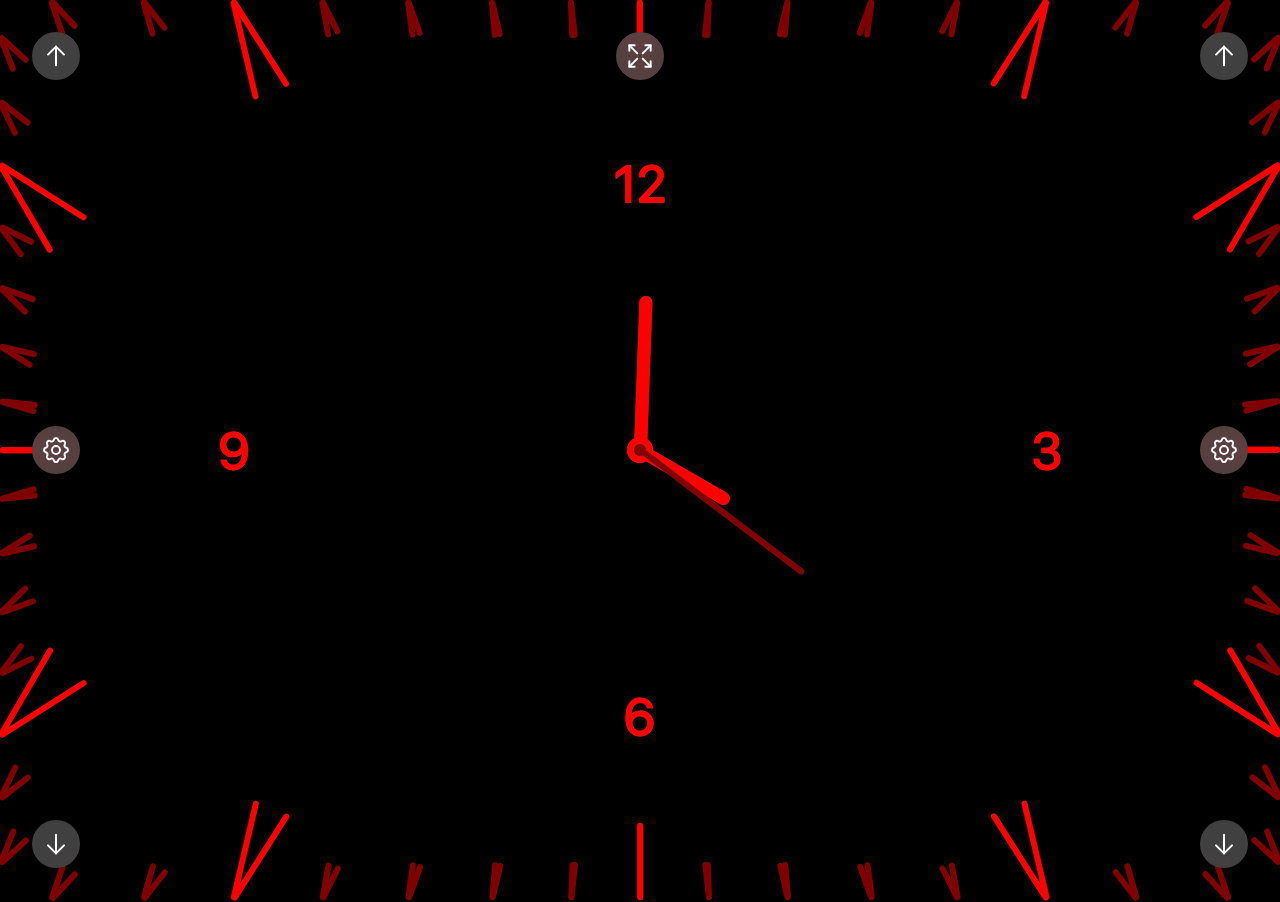
<file: index.html>
<!DOCTYPE html>
<html lang="en">
  <head>
    <meta charset="UTF-8" />
    <meta name="viewport" content="width=device-width, initial-scale=1.0" />
    <title>StandBy</title>

    <link rel="shortcut icon" type="image/png" href="Icons/StandBy.png" />
    <link rel="manifest" href="manifest.json" />
    <meta name="theme-color" content="transparent" />
    <meta name="description" content="An app to replicate Apple's StandBy feature." />
    <link rel="stylesheet" href="index.css" />

    <meta name="apple-mobile-web-app-capable" content="yes" />
    <meta name="apple-mobile-web-app-status-bar-style" content="black-translucent" />
  </head>
  <body>
    <div id="controls">
      <div id="left">
        <div class="glassy button top" id="leftNext">
          <svg
            xmlns="http://www.w3.org/2000/svg"
            viewBox="0 0 24 24"
            fill="none"
            stroke="currentColor"
            stroke-width="1.5"
            stroke-linecap="round"
            stroke-linejoin="round"
          >
            <path stroke="none" d="M0 0h24v24H0z" fill="none" />
            <path d="M12 5l0 14" />
            <path d="M18 11l-6 -6" />
            <path d="M6 11l6 -6" />
          </svg>
        </div>
        <div class="glassy button middle">
          <svg
            xmlns="http://www.w3.org/2000/svg"
            viewBox="0 0 24 24"
            fill="none"
            stroke="currentColor"
            stroke-width="1.5"
            stroke-linecap="round"
            stroke-linejoin="round"
          >
            <path stroke="none" d="M0 0h24v24H0z" fill="none" />
            <path
              d="M10.325 4.317c.426 -1.756 2.924 -1.756 3.35 0a1.724 1.724 0 0 0 2.573 1.066c1.543 -.94 3.31 .826 2.37 2.37a1.724 1.724 0 0 0 1.065 2.572c1.756 .426 1.756 2.924 0 3.35a1.724 1.724 0 0 0 -1.066 2.573c.94 1.543 -.826 3.31 -2.37 2.37a1.724 1.724 0 0 0 -2.572 1.065c-.426 1.756 -2.924 1.756 -3.35 0a1.724 1.724 0 0 0 -2.573 -1.066c-1.543 .94 -3.31 -.826 -2.37 -2.37a1.724 1.724 0 0 0 -1.065 -2.572c-1.756 -.426 -1.756 -2.924 0 -3.35a1.724 1.724 0 0 0 1.066 -2.573c-.94 -1.543 .826 -3.31 2.37 -2.37c1 .608 2.296 .07 2.572 -1.065"
            />
            <path d="M9 12a3 3 0 1 0 6 0a3 3 0 0 0 -6 0" />
          </svg>
        </div>
        <div class="glassy button bottom" id="leftPrevious">
          <svg
            xmlns="http://www.w3.org/2000/svg"
            viewBox="0 0 24 24"
            fill="none"
            stroke="currentColor"
            stroke-width="1.5"
            stroke-linecap="round"
            stroke-linejoin="round"
          >
            <path stroke="none" d="M0 0h24v24H0z" fill="none" />
            <path d="M12 5l0 14" />
            <path d="M18 13l-6 6" />
            <path d="M6 13l6 6" />
          </svg>
        </div>
      </div>
      <div id="center">
        <div class="glassy button top">
          <svg
            id="install-btn"
            xmlns="http://www.w3.org/2000/svg"
            viewBox="0 0 24 24"
            fill="none"
            stroke="currentColor"
            stroke-width="1.5"
            stroke-linecap="round"
            stroke-linejoin="round"
          >
            <path stroke="none" d="M0 0h24v24H0z" fill="none" />
            <path d="M4 17v2a2 2 0 0 0 2 2h12a2 2 0 0 0 2 -2v-2" />
            <path d="M7 11l5 5l5 -5" />
            <path d="M12 4l0 12" />
          </svg>
          <svg
            id="enterFullscreen"
            xmlns="http://www.w3.org/2000/svg"
            viewBox="0 0 24 24"
            fill="none"
            stroke="currentColor"
            stroke-width="1.5"
            stroke-linecap="round"
            stroke-linejoin="round"
          >
            <path stroke="none" d="M0 0h24v24H0z" fill="none" />
            <path d="M16 4l4 0l0 4" />
            <path d="M14 10l6 -6" />
            <path d="M8 20l-4 0l0 -4" />
            <path d="M4 20l6 -6" />
            <path d="M16 20l4 0l0 -4" />
            <path d="M14 14l6 6" />
            <path d="M8 4l-4 0l0 4" />
            <path d="M4 4l6 6" />
          </svg>
          <svg
            id="exitFullscreen"
            class="removed"
            xmlns="http://www.w3.org/2000/svg"
            viewBox="0 0 24 24"
            fill="none"
            stroke="currentColor"
            stroke-width="1.5"
            stroke-linecap="round"
            stroke-linejoin="round"
          >
            <path stroke="none" d="M0 0h24v24H0z" fill="none" />
            <path d="M5 9l4 0l0 -4" />
            <path d="M3 3l6 6" />
            <path d="M5 15l4 0l0 4" />
            <path d="M3 21l6 -6" />
            <path d="M19 9l-4 0l0 -4" />
            <path d="M15 9l6 -6" />
            <path d="M19 15l-4 0l0 4" />
            <path d="M15 15l6 6" />
          </svg>
        </div>
      </div>
      <div id="right">
        <div class="glassy button top" id="rightNext">
          <svg
            xmlns="http://www.w3.org/2000/svg"
            viewBox="0 0 24 24"
            fill="none"
            stroke="currentColor"
            stroke-width="1.5"
            stroke-linecap="round"
            stroke-linejoin="round"
          >
            <path stroke="none" d="M0 0h24v24H0z" fill="none" />
            <path d="M12 5l0 14" />
            <path d="M18 11l-6 -6" />
            <path d="M6 11l6 -6" />
          </svg>
        </div>
        <div class="glassy button middle">
          <svg
            xmlns="http://www.w3.org/2000/svg"
            viewBox="0 0 24 24"
            fill="none"
            stroke="currentColor"
            stroke-width="1.5"
            stroke-linecap="round"
            stroke-linejoin="round"
          >
            <path stroke="none" d="M0 0h24v24H0z" fill="none" />
            <path
              d="M10.325 4.317c.426 -1.756 2.924 -1.756 3.35 0a1.724 1.724 0 0 0 2.573 1.066c1.543 -.94 3.31 .826 2.37 2.37a1.724 1.724 0 0 0 1.065 2.572c1.756 .426 1.756 2.924 0 3.35a1.724 1.724 0 0 0 -1.066 2.573c.94 1.543 -.826 3.31 -2.37 2.37a1.724 1.724 0 0 0 -2.572 1.065c-.426 1.756 -2.924 1.756 -3.35 0a1.724 1.724 0 0 0 -2.573 -1.066c-1.543 .94 -3.31 -.826 -2.37 -2.37a1.724 1.724 0 0 0 -1.065 -2.572c-1.756 -.426 -1.756 -2.924 0 -3.35a1.724 1.724 0 0 0 1.066 -2.573c-.94 -1.543 .826 -3.31 2.37 -2.37c1 .608 2.296 .07 2.572 -1.065"
            />
            <path d="M9 12a3 3 0 1 0 6 0a3 3 0 0 0 -6 0" />
          </svg>
        </div>
        <div class="glassy button bottom" id="rightPrevious">
          <svg
            xmlns="http://www.w3.org/2000/svg"
            viewBox="0 0 24 24"
            fill="none"
            stroke="currentColor"
            stroke-width="1.5"
            stroke-linecap="round"
            stroke-linejoin="round"
          >
            <path stroke="none" d="M0 0h24v24H0z" fill="none" />
            <path d="M12 5l0 14" />
            <path d="M18 13l-6 6" />
            <path d="M6 13l6 6" />
          </svg>
        </div>
      </div>
    </div>

    <div class="panels">
      <div id="leftPanel">
        <!-- <div id="clockBackground"></div> -->
      </div>
      <div id="rightPanel"></div>
    </div>

    <script src="index.js"></script>
    <script src="pwa.js"></script>
    <script type="module">
      import { squircleObserver } from "https://esm.sh/corner-smoothing";

      window.applySquircles = function applySquircles() {
        const allElements = document.querySelectorAll("*");
        allElements.forEach((el) => {
          const style = getComputedStyle(el);
          const radius = parseFloat(style.borderRadius);
          if (radius > 0) {
            squircleObserver(el, {
              cornerRadius: radius,
              cornerSmoothing: 0.6,
              style: {
                fill: style.backgroundColor,
              },
            });
          }
        });
      };

      window.addEventListener("load", window.applySquircles);
    </script>
  </body>
</html>
</file>
<file: index.css>
@font-face {
  font-family: "San Fransisco";
  src: url("Fonts/SF-Pro-Display-Regular.otf");
}
@font-face {
  font-family: "San Fransisco Mono";
  src: url("Fonts/SFMono-Regular.otf");
}

* {
  margin: 0;
  border: 0;
  padding: 0;
  font-family: "San Fransisco", inter;
  -webkit-tap-highlight-color: transparent;
}

body {
  background-color: #000000;
  overflow: hidden;
}

svg {
  width: 32px;
  height: 32px;
  stroke: #ffffff;
}

.hidden {
  opacity: 0 !important;
}

.removed {
  display: none !important;
}

.glassy {
  background: rgba(255, 255, 255, 0.25);
  backdrop-filter: blur(16px);
  transition: background 0.1s ease-in-out;
  border-radius: 32px;
}

.glassy:active {
  background: rgba(255, 255, 255, 0.35);
}

.button {
  display: flex;
  align-items: center;
  justify-content: center;
  padding: 8px;
  border: none;
}

.button:has(> :not(.removed) ~ :not(.removed)) {
  padding: 8px 12px;
  gap: 12px;
}

#controls {
  position: fixed;
  display: flex;
  justify-content: space-between;
  padding: 32px;
  z-index: 10;
  height: calc(100vh - 64px);
  width: calc(100vw - 64px);
  transition: all 0.1s ease-in-out;
}

#left,
#center,
#right {
  display: flex;
  flex-direction: column;
  justify-content: space-between;
}

img {
  width: 100vw;
  height: 100vh;
  object-fit: cover;
  display: block;
  margin: 0;
}

.panels {
  display: flex;
  justify-content: space-evenly;
  align-items: center;
  width: 100vw;
  height: 100vh;
}

#leftPanel {
  width: 60vh;
  height: 60vh;

  /* outline: 1px solid #fff;
  border-radius: 50%;
  overflow: visible; */
}

#rightPanel {
  width: calc(100vw - (20vh * 3) - 60vh);
  height: 60vh;
}

#clockBackground {
  position: relative;
  width: 100%;
  height: 100%;
  padding: 5%;
  box-sizing: border-box;
}

.largeTick,
.smallTick {
  position: absolute;
  transform: translate(-50%, -50%);
  transform-origin: center;
  margin: 0;
}

.largeTick {
  background-color: #ff0000;
  width: 0.5vw;
  height: 6vw;
  border-radius: 1vw;
}

.smallTick {
  background-color: #800000;
  width: 0.5vw;
  height: 3vw;
  border-radius: 1vw;
}

:root {
  --edge-offset: 11%;
  --offset-d: 22%;
}

#tickLarge1 {
  top: 10%;
  left: 50%;
  transform: translate(-50%, -50%) rotate(0deg);
}

#tickSmall1 {
  top: var(--edge-offset);
  left: calc(50% + var(--offset-d));
  transform: translate(-50%, -50%) rotate(30deg);
}

#tickSmall2 {
  top: calc(50% - var(--offset-d));
  right: var(--edge-offset);
  transform: translate(50%, -50%) rotate(60deg);
}

#tickLarge2 {
  top: 50%;
  right: 10%;
  transform: translate(50%, -50%) rotate(90deg);
}

#tickSmall3 {
  bottom: calc(50% - var(--offset-d));
  right: var(--edge-offset);
  transform: translate(50%, 50%) rotate(120deg);
}

#tickSmall4 {
  bottom: var(--edge-offset);
  left: calc(50% + var(--offset-d));
  transform: translate(-50%, 50%) rotate(150deg);
}

#tickLarge3 {
  bottom: 10%;
  left: 50%;
  transform: translate(-50%, 50%) rotate(180deg);
}

#tickSmall5 {
  bottom: var(--edge-offset);
  left: calc(50% - var(--offset-d));
  transform: translate(-50%, 50%) rotate(210deg);
}

#tickSmall6 {
  bottom: calc(50% - var(--offset-d));
  left: var(--edge-offset);
  transform: translate(-50%, 50%) rotate(240deg);
}

#tickLarge4 {
  top: 50%;
  left: 10%;
  transform: translate(-50%, -50%) rotate(270deg);
}

#tickSmall7 {
  top: calc(50% - var(--offset-d));
  left: var(--edge-offset);
  transform: translate(-50%, -50%) rotate(300deg);
}

#tickSmall8 {
  top: var(--edge-offset);
  left: calc(50% - var(--offset-d));
  transform: translate(-50%, -50%) rotate(330deg);
}
</file>
